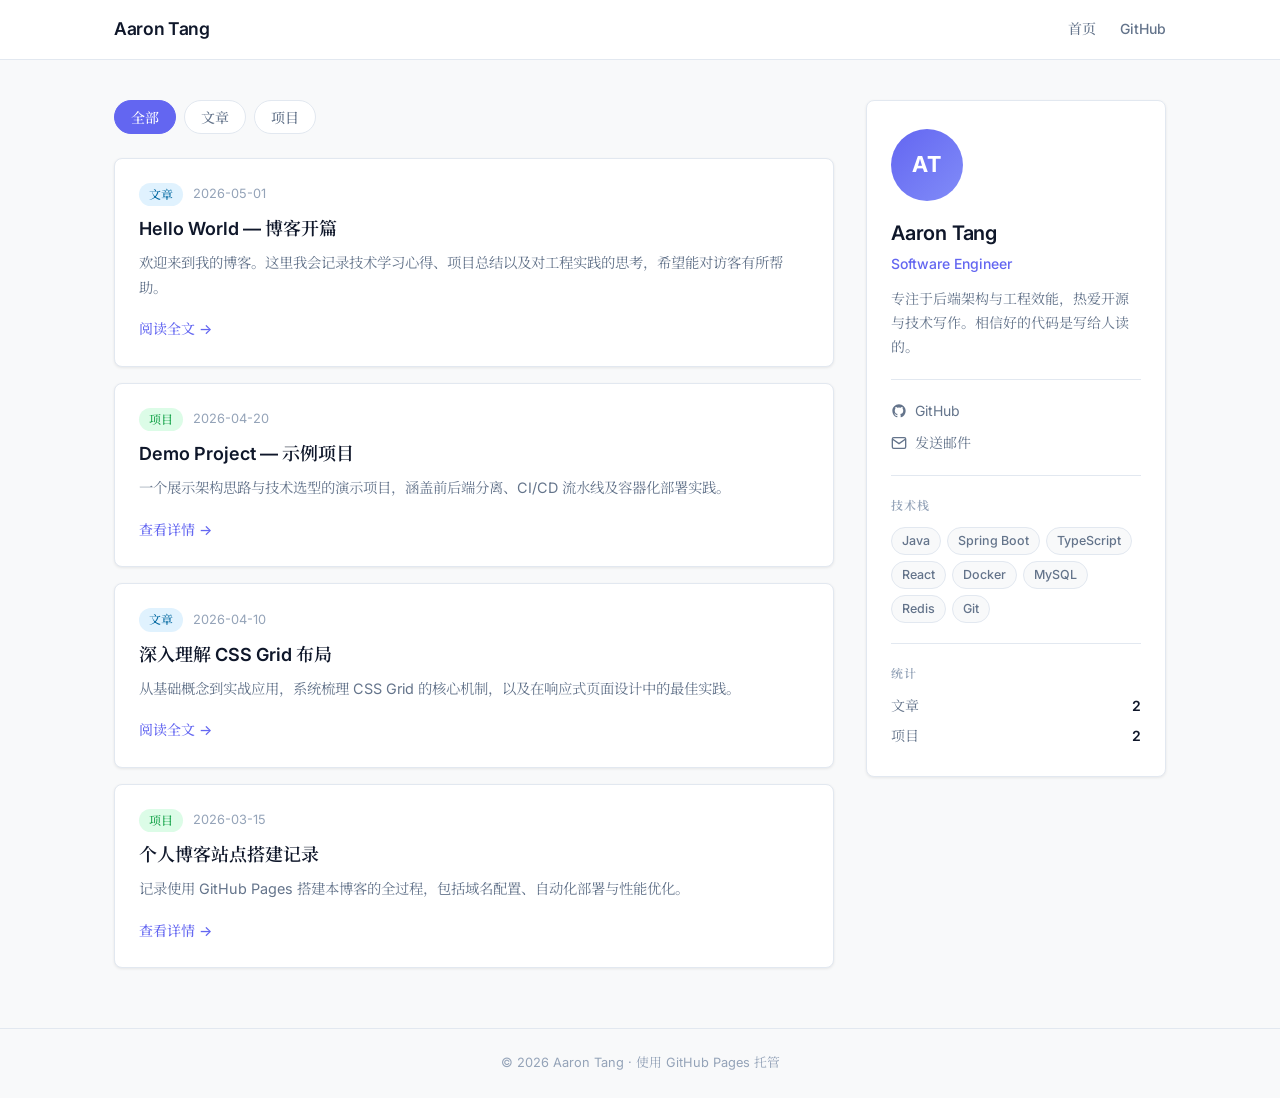
<file: index.html>
<!DOCTYPE html>
<html lang="zh-CN">
<head>
  <meta charset="UTF-8" />
  <meta name="viewport" content="width=device-width, initial-scale=1.0" />
  <title>Aaron Tang — 个人博客</title>
  <meta name="description" content="Aaron Tang 的个人博客，分享技术文章与项目经验。" />
  <link rel="preconnect" href="https://fonts.googleapis.com" />
  <link rel="preconnect" href="https://fonts.gstatic.com" crossorigin />
  <link href="https://fonts.googleapis.com/css2?family=Inter:wght@400;500;600&family=Noto+Serif+SC:wght@400;600&display=swap" rel="stylesheet" />
  <link rel="stylesheet" href="assets/css/style.css" />
</head>
<body>

  <!-- Header -->
  <header class="site-header">
    <div class="header-inner">
      <a href="/" class="site-logo">Aaron Tang</a>
      <nav class="site-nav" aria-label="主导航">
        <a href="/">首页</a>
        <a href="https://github.com/aarontang" target="_blank" rel="noopener">GitHub</a>
      </nav>
    </div>
  </header>

  <!-- Main content -->
  <main class="container">

    <!-- Left: posts + projects list -->
    <section class="posts-panel" aria-label="文章与项目">

      <!-- Filter bar -->
      <div class="filter-bar" role="group" aria-label="分类筛选">
        <button class="filter-btn active" data-filter="all">全部</button>
        <button class="filter-btn" data-filter="article">文章</button>
        <button class="filter-btn" data-filter="project">项目</button>
      </div>

      <!-- Cards -->
      <div class="cards-grid">

        <article class="post-card" data-category="article">
          <div class="card-meta">
            <span class="tag tag-article">文章</span>
            <time datetime="2026-05-01">2026-05-01</time>
          </div>
          <h2 class="card-title">
            <a href="articles/hello-world/">Hello World — 博客开篇</a>
          </h2>
          <p class="card-excerpt">
            欢迎来到我的博客。这里我会记录技术学习心得、项目总结以及对工程实践的思考，希望能对访客有所帮助。
          </p>
          <a href="articles/hello-world/" class="card-link">阅读全文 →</a>
        </article>

        <article class="post-card" data-category="project">
          <div class="card-meta">
            <span class="tag tag-project">项目</span>
            <time datetime="2026-04-20">2026-04-20</time>
          </div>
          <h2 class="card-title">
            <a href="projects/demo-project/">Demo Project — 示例项目</a>
          </h2>
          <p class="card-excerpt">
            一个展示架构思路与技术选型的演示项目，涵盖前后端分离、CI/CD 流水线及容器化部署实践。
          </p>
          <a href="projects/demo-project/" class="card-link">查看详情 →</a>
        </article>

        <article class="post-card" data-category="article">
          <div class="card-meta">
            <span class="tag tag-article">文章</span>
            <time datetime="2026-04-10">2026-04-10</time>
          </div>
          <h2 class="card-title">
            <a href="articles/hello-world/">深入理解 CSS Grid 布局</a>
          </h2>
          <p class="card-excerpt">
            从基础概念到实战应用，系统梳理 CSS Grid 的核心机制，以及在响应式页面设计中的最佳实践。
          </p>
          <a href="articles/hello-world/" class="card-link">阅读全文 →</a>
        </article>

        <article class="post-card" data-category="project">
          <div class="card-meta">
            <span class="tag tag-project">项目</span>
            <time datetime="2026-03-15">2026-03-15</time>
          </div>
          <h2 class="card-title">
            <a href="projects/demo-project/">个人博客站点搭建记录</a>
          </h2>
          <p class="card-excerpt">
            记录使用 GitHub Pages 搭建本博客的全过程，包括域名配置、自动化部署与性能优化。
          </p>
          <a href="projects/demo-project/" class="card-link">查看详情 →</a>
        </article>

      </div>
    </section>

    <!-- Right: personal sidebar -->
    <aside class="profile-sidebar" aria-label="个人简介">
      <div class="avatar" aria-hidden="true">
        <span class="avatar-initials">AT</span>
      </div>
      <h2 class="profile-name">Aaron Tang</h2>
      <p class="profile-title">Software Engineer</p>
      <p class="profile-bio">
        专注于后端架构与工程效能，热爱开源与技术写作。相信好的代码是写给人读的。
      </p>

      <div class="divider"></div>

      <ul class="social-links">
        <li>
          <a href="https://github.com/aarontang" target="_blank" rel="noopener" aria-label="GitHub">
            <svg width="16" height="16" viewBox="0 0 24 24" fill="currentColor" aria-hidden="true"><path d="M12 2C6.477 2 2 6.477 2 12c0 4.418 2.865 8.166 6.839 9.489.5.092.682-.217.682-.482 0-.237-.009-.868-.013-1.703-2.782.604-3.369-1.342-3.369-1.342-.454-1.154-1.11-1.462-1.11-1.462-.908-.62.069-.608.069-.608 1.003.07 1.531 1.03 1.531 1.03.892 1.529 2.341 1.087 2.91.832.092-.647.35-1.088.636-1.338-2.22-.253-4.555-1.11-4.555-4.943 0-1.091.39-1.984 1.029-2.683-.103-.253-.446-1.27.098-2.647 0 0 .84-.269 2.75 1.025A9.578 9.578 0 0 1 12 6.836a9.59 9.59 0 0 1 2.504.337c1.909-1.294 2.747-1.025 2.747-1.025.546 1.377.202 2.394.1 2.647.64.699 1.028 1.592 1.028 2.683 0 3.842-2.339 4.687-4.566 4.935.359.309.678.919.678 1.852 0 1.336-.012 2.415-.012 2.743 0 .267.18.578.688.48C19.138 20.163 22 16.418 22 12c0-5.523-4.477-10-10-10z"/></svg>
            GitHub
          </a>
        </li>
        <li>
          <a href="mailto:aarontang@example.com" aria-label="发送邮件">
            <svg width="16" height="16" viewBox="0 0 24 24" fill="none" stroke="currentColor" stroke-width="2" aria-hidden="true"><path d="M4 4h16c1.1 0 2 .9 2 2v12c0 1.1-.9 2-2 2H4c-1.1 0-2-.9-2-2V6c0-1.1.9-2 2-2z"/><polyline points="22,6 12,13 2,6"/></svg>
            发送邮件
          </a>
        </li>
      </ul>

      <div class="divider"></div>

      <h3 class="sidebar-section-title">技术栈</h3>
      <div class="skills">
        <span class="skill-tag">Java</span>
        <span class="skill-tag">Spring Boot</span>
        <span class="skill-tag">TypeScript</span>
        <span class="skill-tag">React</span>
        <span class="skill-tag">Docker</span>
        <span class="skill-tag">MySQL</span>
        <span class="skill-tag">Redis</span>
        <span class="skill-tag">Git</span>
      </div>

      <div class="divider"></div>

      <h3 class="sidebar-section-title">统计</h3>
      <ul class="stats-list">
        <li><span class="stats-label">文章</span><span class="stats-value">2</span></li>
        <li><span class="stats-label">项目</span><span class="stats-value">2</span></li>
      </ul>
    </aside>

  </main>

  <footer class="site-footer">
    <p>© 2026 Aaron Tang · 使用 GitHub Pages 托管</p>
  </footer>

  <script src="assets/js/main.js"></script>
</body>
</html>
</file>
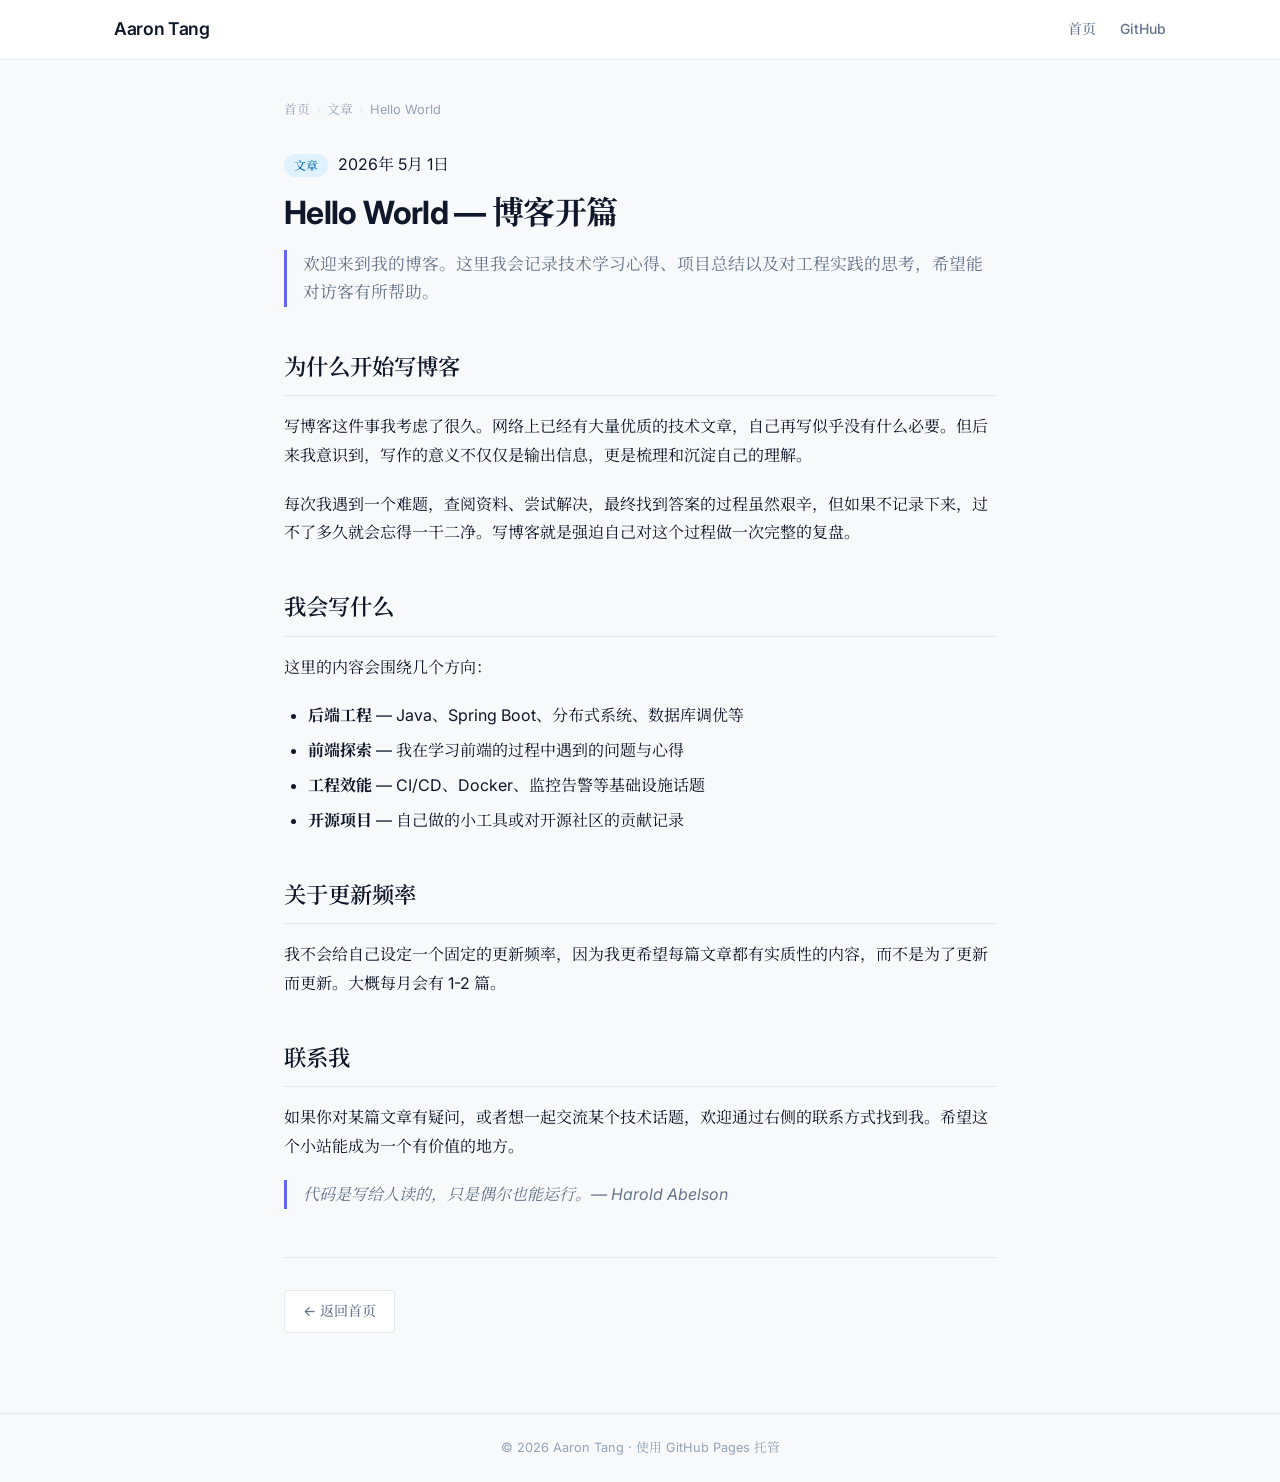
<file: articles/hello-world/index.html>
<!DOCTYPE html>
<html lang="zh-CN">
<head>
  <meta charset="UTF-8" />
  <meta name="viewport" content="width=device-width, initial-scale=1.0" />
  <title>Hello World — 博客开篇 | Aaron Tang</title>
  <meta name="description" content="欢迎来到我的博客。这里记录技术学习心得、项目总结与工程实践思考。" />
  <link rel="preconnect" href="https://fonts.googleapis.com" />
  <link rel="preconnect" href="https://fonts.gstatic.com" crossorigin />
  <link href="https://fonts.googleapis.com/css2?family=Inter:wght@400;500;600&family=Noto+Serif+SC:wght@400;600&display=swap" rel="stylesheet" />
  <link rel="stylesheet" href="../../assets/css/style.css" />
</head>
<body>

  <header class="site-header">
    <div class="header-inner">
      <a href="/" class="site-logo">Aaron Tang</a>
      <nav class="site-nav" aria-label="主导航">
        <a href="/">首页</a>
        <a href="https://github.com/aarontang" target="_blank" rel="noopener">GitHub</a>
      </nav>
    </div>
  </header>

  <div class="page-container">

    <nav class="breadcrumb" aria-label="面包屑导航">
      <a href="/">首页</a>
      <span class="breadcrumb-sep">›</span>
      <span>文章</span>
      <span class="breadcrumb-sep">›</span>
      <span>Hello World</span>
    </nav>

    <header class="post-header">
      <div class="post-header-meta">
        <span class="tag tag-article">文章</span>
        <time datetime="2026-05-01">2026年 5月 1日</time>
      </div>
      <h1 class="post-title">Hello World — 博客开篇</h1>
      <p class="post-description">
        欢迎来到我的博客。这里我会记录技术学习心得、项目总结以及对工程实践的思考，希望能对访客有所帮助。
      </p>
    </header>

    <article class="prose">
      <h2>为什么开始写博客</h2>
      <p>
        写博客这件事我考虑了很久。网络上已经有大量优质的技术文章，自己再写似乎没有什么必要。但后来我意识到，写作的意义不仅仅是输出信息，更是梳理和沉淀自己的理解。
      </p>
      <p>
        每次我遇到一个难题，查阅资料、尝试解决，最终找到答案的过程虽然艰辛，但如果不记录下来，过不了多久就会忘得一干二净。写博客就是强迫自己对这个过程做一次完整的复盘。
      </p>

      <h2>我会写什么</h2>
      <p>
        这里的内容会围绕几个方向：
      </p>
      <ul>
        <li><strong>后端工程</strong> — Java、Spring Boot、分布式系统、数据库调优等</li>
        <li><strong>前端探索</strong> — 我在学习前端的过程中遇到的问题与心得</li>
        <li><strong>工程效能</strong> — CI/CD、Docker、监控告警等基础设施话题</li>
        <li><strong>开源项目</strong> — 自己做的小工具或对开源社区的贡献记录</li>
      </ul>

      <h2>关于更新频率</h2>
      <p>
        我不会给自己设定一个固定的更新频率，因为我更希望每篇文章都有实质性的内容，而不是为了更新而更新。大概每月会有 1-2 篇。
      </p>

      <h2>联系我</h2>
      <p>
        如果你对某篇文章有疑问，或者想一起交流某个技术话题，欢迎通过右侧的联系方式找到我。希望这个小站能成为一个有价值的地方。
      </p>

      <blockquote>
        代码是写给人读的，只是偶尔也能运行。— Harold Abelson
      </blockquote>
    </article>

    <div class="post-actions">
      <a href="/" class="btn btn-outline">← 返回首页</a>
    </div>

  </div>

  <footer class="site-footer">
    <p>© 2026 Aaron Tang · 使用 GitHub Pages 托管</p>
  </footer>

</body>
</html>
</file>
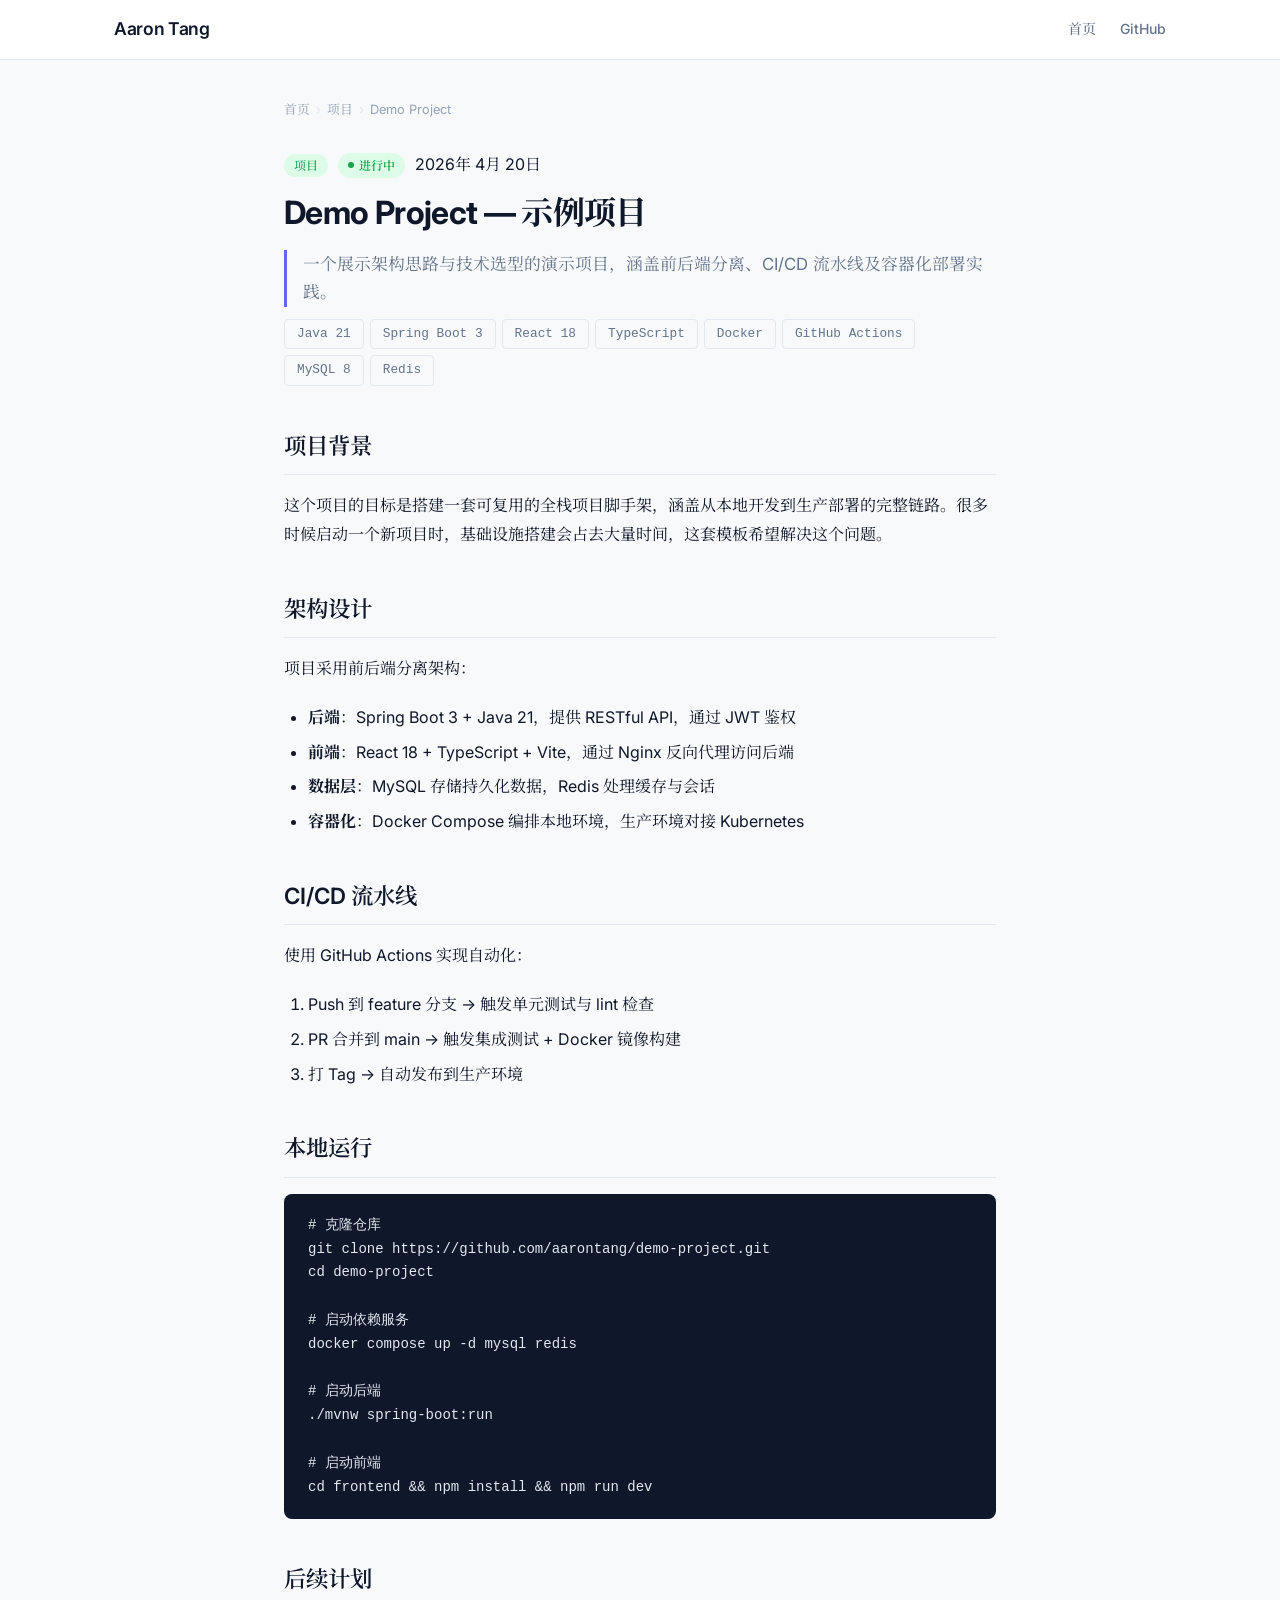
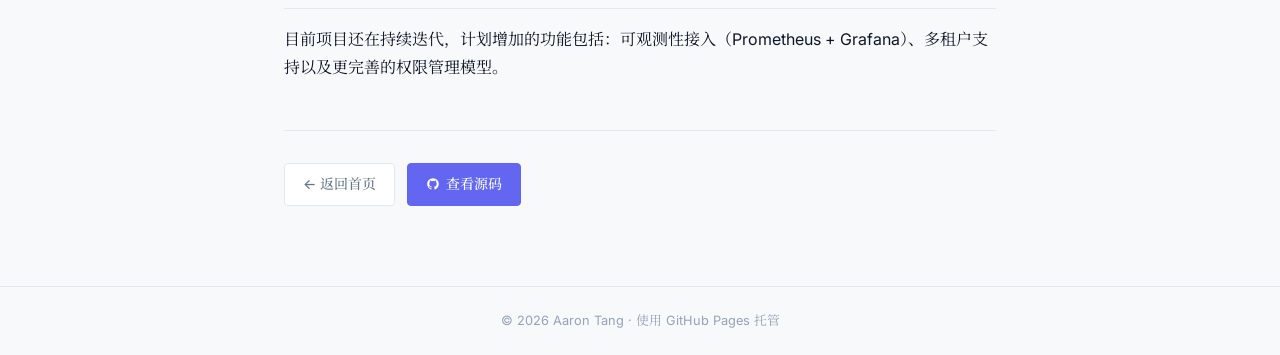
<file: projects/demo-project/index.html>
<!DOCTYPE html>
<html lang="zh-CN">
<head>
  <meta charset="UTF-8" />
  <meta name="viewport" content="width=device-width, initial-scale=1.0" />
  <title>Demo Project — 示例项目 | Aaron Tang</title>
  <meta name="description" content="一个展示架构思路与技术选型的演示项目，涵盖前后端分离、CI/CD 流水线及容器化部署实践。" />
  <link rel="preconnect" href="https://fonts.googleapis.com" />
  <link rel="preconnect" href="https://fonts.gstatic.com" crossorigin />
  <link href="https://fonts.googleapis.com/css2?family=Inter:wght@400;500;600&family=Noto+Serif+SC:wght@400;600&display=swap" rel="stylesheet" />
  <link rel="stylesheet" href="../../assets/css/style.css" />
</head>
<body>

  <header class="site-header">
    <div class="header-inner">
      <a href="/" class="site-logo">Aaron Tang</a>
      <nav class="site-nav" aria-label="主导航">
        <a href="/">首页</a>
        <a href="https://github.com/aarontang" target="_blank" rel="noopener">GitHub</a>
      </nav>
    </div>
  </header>

  <div class="page-container">

    <nav class="breadcrumb" aria-label="面包屑导航">
      <a href="/">首页</a>
      <span class="breadcrumb-sep">›</span>
      <span>项目</span>
      <span class="breadcrumb-sep">›</span>
      <span>Demo Project</span>
    </nav>

    <header class="post-header">
      <div class="post-header-meta">
        <span class="tag tag-project">项目</span>
        <span class="badge badge-active">进行中</span>
        <time datetime="2026-04-20">2026年 4月 20日</time>
      </div>
      <h1 class="post-title">Demo Project — 示例项目</h1>
      <p class="post-description">
        一个展示架构思路与技术选型的演示项目，涵盖前后端分离、CI/CD 流水线及容器化部署实践。
      </p>

      <div class="tech-stack">
        <span class="tech-tag">Java 21</span>
        <span class="tech-tag">Spring Boot 3</span>
        <span class="tech-tag">React 18</span>
        <span class="tech-tag">TypeScript</span>
        <span class="tech-tag">Docker</span>
        <span class="tech-tag">GitHub Actions</span>
        <span class="tech-tag">MySQL 8</span>
        <span class="tech-tag">Redis</span>
      </div>
    </header>

    <article class="prose">
      <h2>项目背景</h2>
      <p>
        这个项目的目标是搭建一套可复用的全栈项目脚手架，涵盖从本地开发到生产部署的完整链路。很多时候启动一个新项目时，基础设施搭建会占去大量时间，这套模板希望解决这个问题。
      </p>

      <h2>架构设计</h2>
      <p>
        项目采用前后端分离架构：
      </p>
      <ul>
        <li><strong>后端</strong>：Spring Boot 3 + Java 21，提供 RESTful API，通过 JWT 鉴权</li>
        <li><strong>前端</strong>：React 18 + TypeScript + Vite，通过 Nginx 反向代理访问后端</li>
        <li><strong>数据层</strong>：MySQL 存储持久化数据，Redis 处理缓存与会话</li>
        <li><strong>容器化</strong>：Docker Compose 编排本地环境，生产环境对接 Kubernetes</li>
      </ul>

      <h2>CI/CD 流水线</h2>
      <p>
        使用 GitHub Actions 实现自动化：
      </p>
      <ol>
        <li>Push 到 feature 分支 → 触发单元测试与 lint 检查</li>
        <li>PR 合并到 main → 触发集成测试 + Docker 镜像构建</li>
        <li>打 Tag → 自动发布到生产环境</li>
      </ol>

      <h2>本地运行</h2>
      <pre><code># 克隆仓库
git clone https://github.com/aarontang/demo-project.git
cd demo-project

# 启动依赖服务
docker compose up -d mysql redis

# 启动后端
./mvnw spring-boot:run

# 启动前端
cd frontend && npm install && npm run dev</code></pre>

      <h2>后续计划</h2>
      <p>
        目前项目还在持续迭代，计划增加的功能包括：可观测性接入（Prometheus + Grafana）、多租户支持以及更完善的权限管理模型。
      </p>
    </article>

    <div class="post-actions">
      <a href="/" class="btn btn-outline">← 返回首页</a>
      <a href="https://github.com/aarontang" target="_blank" rel="noopener" class="btn btn-primary">
        <svg width="14" height="14" viewBox="0 0 24 24" fill="currentColor" aria-hidden="true"><path d="M12 2C6.477 2 2 6.477 2 12c0 4.418 2.865 8.166 6.839 9.489.5.092.682-.217.682-.482 0-.237-.009-.868-.013-1.703-2.782.604-3.369-1.342-3.369-1.342-.454-1.154-1.11-1.462-1.11-1.462-.908-.62.069-.608.069-.608 1.003.07 1.531 1.03 1.531 1.03.892 1.529 2.341 1.087 2.91.832.092-.647.35-1.088.636-1.338-2.22-.253-4.555-1.11-4.555-4.943 0-1.091.39-1.984 1.029-2.683-.103-.253-.446-1.27.098-2.647 0 0 .84-.269 2.75 1.025A9.578 9.578 0 0 1 12 6.836a9.59 9.59 0 0 1 2.504.337c1.909-1.294 2.747-1.025 2.747-1.025.546 1.377.202 2.394.1 2.647.64.699 1.028 1.592 1.028 2.683 0 3.842-2.339 4.687-4.566 4.935.359.309.678.919.678 1.852 0 1.336-.012 2.415-.012 2.743 0 .267.18.578.688.48C19.138 20.163 22 16.418 22 12c0-5.523-4.477-10-10-10z"/></svg>
        查看源码
      </a>
    </div>

  </div>

  <footer class="site-footer">
    <p>© 2026 Aaron Tang · 使用 GitHub Pages 托管</p>
  </footer>

</body>
</html>
</file>
<file: assets/css/style.css>
/* @author tangwt@claude */

/* ====================================================
   CSS Custom Properties
   ==================================================== */
:root {
  --color-bg: #f8f9fa;
  --color-surface: #ffffff;
  --color-border: #e2e8f0;
  --color-text-primary: #0f172a;
  --color-text-secondary: #64748b;
  --color-text-muted: #94a3b8;
  --color-accent: #6366f1;
  --color-accent-hover: #4f46e5;
  --color-accent-light: #eef2ff;

  --font-sans: 'Inter', 'Noto Serif SC', system-ui, -apple-system, sans-serif;
  --font-serif: 'Noto Serif SC', Georgia, serif;

  --radius: 8px;
  --radius-sm: 4px;
  --shadow-sm: 0 1px 3px rgba(0, 0, 0, 0.08);
  --shadow-md: 0 4px 12px rgba(0, 0, 0, 0.1);

  --header-height: 60px;
  --sidebar-width: 300px;
  --container-max: 1100px;
  --gap: 24px;
}

/* ====================================================
   Reset & Base
   ==================================================== */
*, *::before, *::after {
  box-sizing: border-box;
  margin: 0;
  padding: 0;
}

html {
  font-size: 16px;
  scroll-behavior: smooth;
}

body {
  font-family: var(--font-sans);
  background: var(--color-bg);
  color: var(--color-text-primary);
  line-height: 1.6;
  -webkit-font-smoothing: antialiased;
}

a {
  color: var(--color-accent);
  text-decoration: none;
  text-underline-offset: 3px;
  transition: color 0.15s;
}

a:hover {
  color: var(--color-accent-hover);
  text-decoration: underline;
}

a:focus-visible {
  outline: 2px solid var(--color-accent);
  outline-offset: 2px;
  border-radius: 2px;
}

ul {
  list-style: none;
}

/* ====================================================
   Site Header
   ==================================================== */
.site-header {
  position: sticky;
  top: 0;
  z-index: 100;
  height: var(--header-height);
  background: rgba(255, 255, 255, 0.92);
  backdrop-filter: blur(8px);
  border-bottom: 1px solid var(--color-border);
}

.header-inner {
  max-width: var(--container-max);
  margin: 0 auto;
  padding: 0 var(--gap);
  height: 100%;
  display: flex;
  align-items: center;
  justify-content: space-between;
}

.site-logo {
  font-weight: 600;
  font-size: 1.1rem;
  color: var(--color-text-primary);
  letter-spacing: -0.02em;
  text-decoration: none;
}

.site-logo:hover {
  color: var(--color-accent);
  text-decoration: none;
}

.site-nav {
  display: flex;
  gap: 24px;
}

.site-nav a {
  font-size: 0.875rem;
  font-weight: 500;
  color: var(--color-text-secondary);
  text-decoration: none;
  transition: color 0.15s;
}

.site-nav a:hover {
  color: var(--color-text-primary);
  text-decoration: none;
}

/* ====================================================
   Main Container (2-column grid)
   ==================================================== */
.container {
  max-width: var(--container-max);
  margin: 0 auto;
  padding: 40px var(--gap) 60px;
  display: grid;
  grid-template-columns: 1fr var(--sidebar-width);
  gap: 32px;
  align-items: start;
}

/* ====================================================
   Filter Bar
   ==================================================== */
.filter-bar {
  display: flex;
  gap: 8px;
  margin-bottom: 24px;
  flex-wrap: wrap;
}

.filter-btn {
  padding: 6px 16px;
  border: 1px solid var(--color-border);
  border-radius: 20px;
  background: var(--color-surface);
  color: var(--color-text-secondary);
  font-size: 0.875rem;
  font-weight: 500;
  cursor: pointer;
  transition: all 0.15s;
  font-family: var(--font-sans);
}

.filter-btn:hover {
  border-color: var(--color-accent);
  color: var(--color-accent);
}

.filter-btn.active {
  background: var(--color-accent);
  border-color: var(--color-accent);
  color: #ffffff;
}

/* ====================================================
   Cards Grid
   ==================================================== */
.cards-grid {
  display: flex;
  flex-direction: column;
  gap: 16px;
}

/* ====================================================
   Post Card
   ==================================================== */
.post-card {
  background: var(--color-surface);
  border: 1px solid var(--color-border);
  border-radius: var(--radius);
  padding: 24px;
  box-shadow: var(--shadow-sm);
  transition: transform 0.18s ease, box-shadow 0.18s ease;
}

.post-card:hover {
  transform: translateY(-2px);
  box-shadow: var(--shadow-md);
}

.post-card.hidden {
  display: none;
}

.card-meta {
  display: flex;
  align-items: center;
  gap: 10px;
  margin-bottom: 10px;
}

.card-meta time {
  font-size: 0.8rem;
  color: var(--color-text-muted);
}

.card-title {
  font-size: 1.125rem;
  font-weight: 600;
  line-height: 1.4;
  margin-bottom: 10px;
}

.card-title a {
  color: var(--color-text-primary);
  text-decoration: none;
  transition: color 0.15s;
}

.card-title a:hover {
  color: var(--color-accent);
  text-decoration: none;
}

.card-excerpt {
  font-size: 0.9rem;
  color: var(--color-text-secondary);
  line-height: 1.7;
  margin-bottom: 16px;
}

.card-link {
  font-size: 0.875rem;
  font-weight: 500;
  color: var(--color-accent);
  text-decoration: none;
}

.card-link:hover {
  text-decoration: underline;
}

/* ====================================================
   Tags
   ==================================================== */
.tag {
  display: inline-block;
  padding: 2px 10px;
  border-radius: 20px;
  font-size: 0.75rem;
  font-weight: 500;
  letter-spacing: 0.02em;
}

.tag-article {
  background: #e0f2fe;
  color: #0369a1;
}

.tag-project {
  background: #dcfce7;
  color: #16a34a;
}

/* ====================================================
   Profile Sidebar
   ==================================================== */
.profile-sidebar {
  background: var(--color-surface);
  border: 1px solid var(--color-border);
  border-radius: var(--radius);
  padding: 28px 24px;
  box-shadow: var(--shadow-sm);
  position: sticky;
  top: calc(var(--header-height) + 20px);
}

.avatar {
  width: 72px;
  height: 72px;
  border-radius: 50%;
  background: linear-gradient(135deg, var(--color-accent), #818cf8);
  display: flex;
  align-items: center;
  justify-content: center;
  margin-bottom: 16px;
}

.avatar-initials {
  color: #ffffff;
  font-size: 1.375rem;
  font-weight: 700;
  letter-spacing: 0.05em;
  font-family: var(--font-sans);
}

.profile-name {
  font-size: 1.25rem;
  font-weight: 600;
  color: var(--color-text-primary);
  margin-bottom: 4px;
  letter-spacing: -0.01em;
}

.profile-title {
  font-size: 0.875rem;
  color: var(--color-accent);
  font-weight: 500;
  margin-bottom: 12px;
}

.profile-bio {
  font-size: 0.875rem;
  color: var(--color-text-secondary);
  line-height: 1.7;
}

.divider {
  height: 1px;
  background: var(--color-border);
  margin: 20px 0;
}

/* ====================================================
   Social Links
   ==================================================== */
.social-links {
  display: flex;
  flex-direction: column;
  gap: 10px;
}

.social-links a {
  display: flex;
  align-items: center;
  gap: 8px;
  font-size: 0.875rem;
  color: var(--color-text-secondary);
  text-decoration: none;
  transition: color 0.15s;
}

.social-links a:hover {
  color: var(--color-accent);
  text-decoration: none;
}

/* ====================================================
   Sidebar Section Title
   ==================================================== */
.sidebar-section-title {
  font-size: 0.75rem;
  font-weight: 600;
  text-transform: uppercase;
  letter-spacing: 0.08em;
  color: var(--color-text-muted);
  margin-bottom: 12px;
}

/* ====================================================
   Skills
   ==================================================== */
.skills {
  display: flex;
  flex-wrap: wrap;
  gap: 6px;
}

.skill-tag {
  padding: 3px 10px;
  background: var(--color-bg);
  border: 1px solid var(--color-border);
  border-radius: 20px;
  font-size: 0.78rem;
  color: var(--color-text-secondary);
  font-weight: 500;
}

/* ====================================================
   Stats List
   ==================================================== */
.stats-list {
  display: flex;
  flex-direction: column;
  gap: 8px;
}

.stats-list li {
  display: flex;
  justify-content: space-between;
  align-items: center;
  font-size: 0.875rem;
}

.stats-label {
  color: var(--color-text-secondary);
}

.stats-value {
  font-weight: 600;
  color: var(--color-text-primary);
}

/* ====================================================
   Footer
   ==================================================== */
.site-footer {
  text-align: center;
  padding: 24px var(--gap);
  border-top: 1px solid var(--color-border);
  font-size: 0.8rem;
  color: var(--color-text-muted);
}

/* ====================================================
   Article / Project Content Pages
   ==================================================== */
.page-container {
  max-width: 760px;
  margin: 0 auto;
  padding: 40px var(--gap) 80px;
}

.breadcrumb {
  font-size: 0.8rem;
  color: var(--color-text-muted);
  margin-bottom: 32px;
  display: flex;
  align-items: center;
  gap: 6px;
}

.breadcrumb a {
  color: var(--color-text-muted);
  text-decoration: none;
}

.breadcrumb a:hover {
  color: var(--color-accent);
}

.breadcrumb-sep {
  color: var(--color-border);
}

.post-header {
  margin-bottom: 40px;
}

.post-header-meta {
  display: flex;
  align-items: center;
  gap: 10px;
  margin-bottom: 14px;
  flex-wrap: wrap;
}

.post-title {
  font-size: 2rem;
  font-weight: 700;
  line-height: 1.3;
  letter-spacing: -0.02em;
  color: var(--color-text-primary);
  margin-bottom: 16px;
}

.post-description {
  font-size: 1.05rem;
  color: var(--color-text-secondary);
  line-height: 1.7;
  border-left: 3px solid var(--color-accent);
  padding-left: 16px;
}

/* ====================================================
   Prose (article body)
   ==================================================== */
.prose {
  font-size: 1rem;
  line-height: 1.8;
  color: var(--color-text-primary);
}

.prose h2 {
  font-size: 1.4rem;
  font-weight: 600;
  margin: 40px 0 16px;
  padding-bottom: 8px;
  border-bottom: 1px solid var(--color-border);
}

.prose h3 {
  font-size: 1.1rem;
  font-weight: 600;
  margin: 28px 0 10px;
}

.prose p {
  margin-bottom: 20px;
}

.prose ul, .prose ol {
  margin-bottom: 20px;
  padding-left: 24px;
}

.prose ul { list-style: disc; }
.prose ol { list-style: decimal; }

.prose li {
  margin-bottom: 6px;
}

.prose code {
  font-family: 'Menlo', 'Monaco', 'Consolas', monospace;
  background: var(--color-bg);
  border: 1px solid var(--color-border);
  border-radius: var(--radius-sm);
  padding: 1px 6px;
  font-size: 0.875em;
}

.prose pre {
  background: var(--color-text-primary);
  color: #e2e8f0;
  border-radius: var(--radius);
  padding: 20px 24px;
  overflow-x: auto;
  margin-bottom: 24px;
  font-size: 0.875rem;
  line-height: 1.7;
}

.prose pre code {
  background: none;
  border: none;
  padding: 0;
  font-size: inherit;
  color: inherit;
}

.prose blockquote {
  border-left: 3px solid var(--color-accent);
  padding-left: 16px;
  color: var(--color-text-secondary);
  font-style: italic;
  margin-bottom: 20px;
}

/* ====================================================
   Project status badge
   ==================================================== */
.badge {
  display: inline-flex;
  align-items: center;
  gap: 5px;
  padding: 3px 10px;
  border-radius: 20px;
  font-size: 0.75rem;
  font-weight: 600;
}

.badge::before {
  content: '';
  width: 6px;
  height: 6px;
  border-radius: 50%;
  background: currentColor;
}

.badge-active {
  background: #dcfce7;
  color: #16a34a;
}

.badge-complete {
  background: var(--color-accent-light);
  color: var(--color-accent);
}

/* ====================================================
   Tech stack tags (project page)
   ==================================================== */
.tech-stack {
  display: flex;
  flex-wrap: wrap;
  gap: 6px;
  margin-top: 12px;
}

.tech-tag {
  padding: 4px 12px;
  background: var(--color-bg);
  border: 1px solid var(--color-border);
  border-radius: var(--radius-sm);
  font-size: 0.8rem;
  color: var(--color-text-secondary);
  font-family: 'Menlo', 'Monaco', monospace;
}

/* ====================================================
   Back / CTA button
   ==================================================== */
.btn {
  display: inline-flex;
  align-items: center;
  gap: 6px;
  padding: 9px 18px;
  border-radius: var(--radius-sm);
  font-size: 0.875rem;
  font-weight: 500;
  cursor: pointer;
  transition: all 0.15s;
  text-decoration: none;
  font-family: var(--font-sans);
}

.btn-outline {
  border: 1px solid var(--color-border);
  background: var(--color-surface);
  color: var(--color-text-secondary);
}

.btn-outline:hover {
  border-color: var(--color-accent);
  color: var(--color-accent);
  text-decoration: none;
}

.btn-primary {
  border: 1px solid var(--color-accent);
  background: var(--color-accent);
  color: #ffffff;
}

.btn-primary:hover {
  background: var(--color-accent-hover);
  border-color: var(--color-accent-hover);
  color: #ffffff;
  text-decoration: none;
}

.post-actions {
  display: flex;
  gap: 12px;
  margin-top: 48px;
  padding-top: 32px;
  border-top: 1px solid var(--color-border);
  flex-wrap: wrap;
}

/* ====================================================
   Responsive
   ==================================================== */
@media (max-width: 768px) {
  .container {
    grid-template-columns: 1fr;
    padding: 24px 16px 48px;
  }

  .profile-sidebar {
    order: -1;
    position: static;
  }

  .post-title {
    font-size: 1.5rem;
  }

  .page-container {
    padding: 24px 16px 60px;
  }
}

@media (max-width: 480px) {
  .site-nav {
    gap: 16px;
  }

  .filter-bar {
    gap: 6px;
  }

  .filter-btn {
    padding: 5px 12px;
    font-size: 0.8rem;
  }
}
</file>
